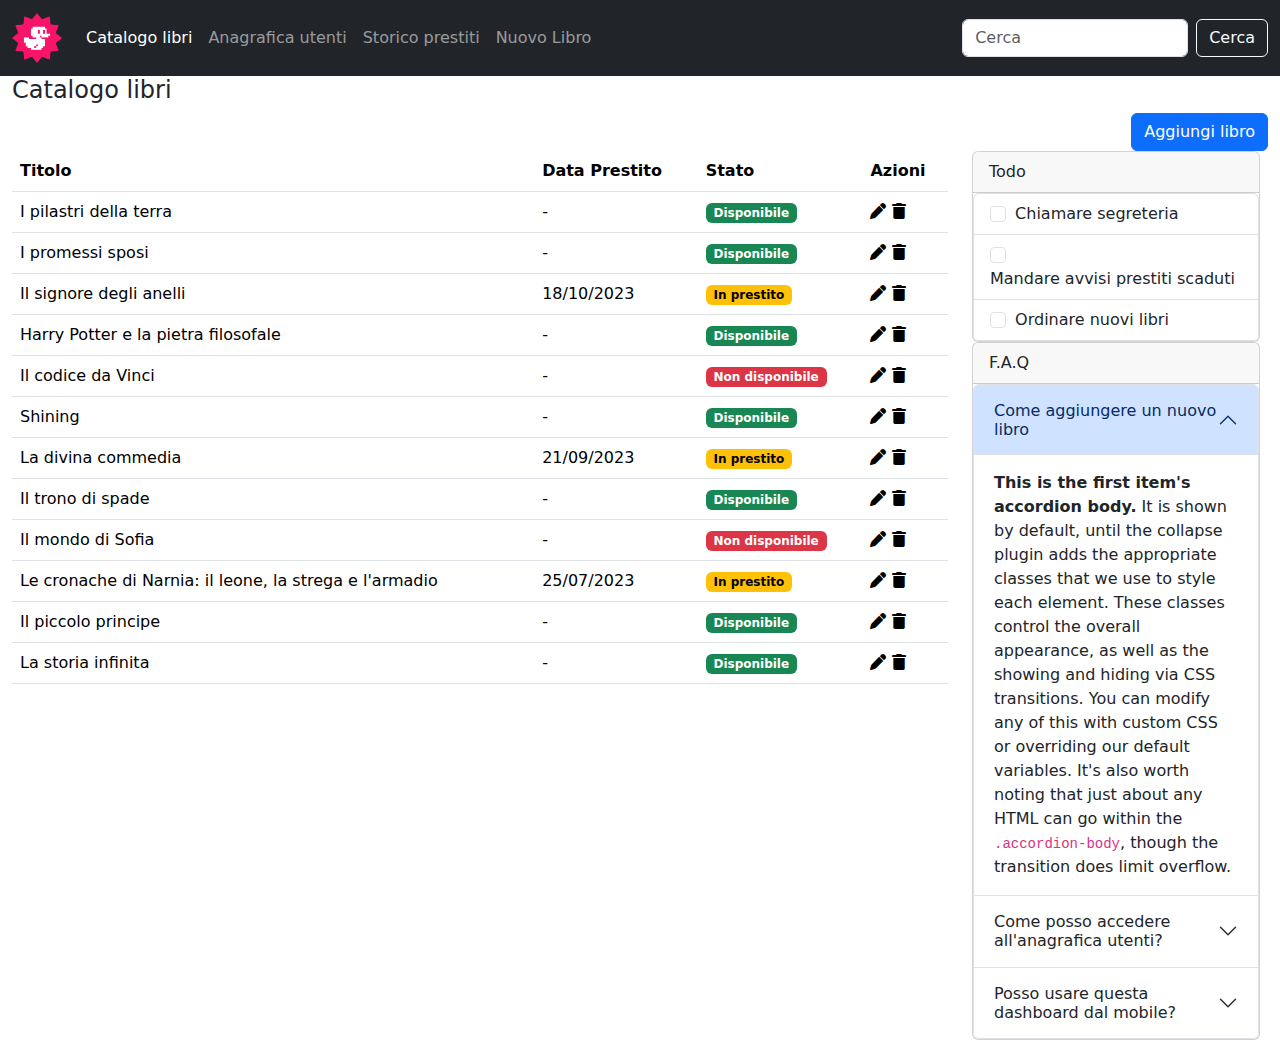
<file: index.html>
<!DOCTYPE html>
<html lang="en">
<head>
    <meta charset="UTF-8">
    <meta name="viewport" content="width=, initial-scale=1.0">
    <link rel="stylesheet" href="css/style.css">
    <!-- BS5 -->
    <link href="https://cdn.jsdelivr.net/npm/bootstrap@5.3.3/dist/css/bootstrap.min.css" rel="stylesheet" integrity="sha384-QWTKZyjpPEjISv5WaRU9OFeRpok6YctnYmDr5pNlyT2bRjXh0JMhjY6hW+ALEwIH" crossorigin="anonymous">
    <script src="https://cdn.jsdelivr.net/npm/bootstrap@5.3.3/dist/js/bootstrap.bundle.min.js" integrity="sha384-YvpcrYf0tY3lHB60NNkmXc5s9fDVZLESaAA55NDzOxhy9GkcIdslK1eN7N6jIeHz" crossorigin="anonymous"></script>
    <!-- icons -->
    <link rel="stylesheet" href=" https://cdnjs.cloudflare.com/ajax/libs/font-awesome/6.7.1/css/all.min.css">
    <!-- font -->
    <link rel="preconnect" href="https://fonts.googleapis.com">
    <link rel="preconnect" href="https://fonts.gstatic.com" crossorigin>
    <link href="https://fonts.googleapis.com/css2?family=Montserrat:ital,wght@0,100..900;1,100..900&family=Nerko+One&family=Roboto:ital,wght@0,100;0,300;0,400;0,500;0,700;0,900;1,100;1,300;1,400;1,500;1,700;1,900&display=swap" rel="stylesheet">
    <title>Bootstrap dashboard</title>
</head>
<body>
    <!-- navbar -->
     <header>
        <nav class="navbar navbar-expand-lg bg-dark" data-bs-theme="dark">
            <div class="container-fluid">
              <a class="navbar-brand" href="#"> <img src="img/duck.png" alt="logo"></a>
              <button class="navbar-toggler" type="button" data-bs-toggle="collapse" data-bs-target="#navbarSupportedContent" aria-controls="navbarSupportedContent" aria-expanded="false" aria-label="Toggle navigation">
                <span class="navbar-toggler-icon"></span>
              </button>
              <div class="collapse navbar-collapse" id="navbarSupportedContent">
                <ul class="navbar-nav me-auto mb-2 mb-lg-0">
                  <li class="nav-item">
                    <a class="nav-link active" aria-current="page" href="#">Catalogo libri</a>
                  </li>
                  <li class="nav-item">
                    <a class="nav-link" href="#">Anagrafica utenti</a>
                  </li>
                  <li class="nav-item">
                    <a class="nav-link" href="#">Storico prestiti</a>
                  </li>
                  <li class="nav-item">
                    <a class="nav-link" href="./seconda pagina/new.book.html">
                        Nuovo Libro
                  </a>
                  </li> 
                </ul>
                <form class="d-flex" role="search" data-bs-theme="light">
                  <input class="form-control me-2" type="search" placeholder="Cerca" aria-label="Search">
                  <button class="btn btn-outline-light" type="submit">Cerca</button>
                </form>
              </div>
            </div>
          </nav>
    </header>

     
    <!-- contenuto centrale -->

    <main>
        <div class="container-fluid">

            <!-- riga due colonne -->
            <div class="first-row">

                <div class="col">
                    <h4>Catalogo libri</h4>
                </div>
                
                <div class="col">  
                    <div class="d-grid gap-2 d-md-flex justify-content-end">
                        <button type="button" class="btn btn-primary">
                            Aggiungi libro
                        </button>
                    </div>
                    
                </div>
            </div>
        
            <div class="row">
                <div class="col-lg-9">

                    <!-- tabella -->

                    <table class="table">
                        <thead>
                          <tr>
                            <th scope="col">Titolo</th>
                            <th scope="col" class="d-none d-md-table-cell">Data Prestito</th>
                            <th scope="col">Stato</th>
                            <th scope="col">Azioni</th>
                          </tr>
                        </thead>

                        <!-- lista libri -->
                    
                        <tbody>

                            <!-- primo libro -->

                            <tr>
                                <td>I pilastri della terra</td>
                                <td>-</td>
                                <td>
                                    <span class="badge text-bg-success">Disponibile</span>
                                </td>
                                <td>
                                    <a class="nav-link" href="#">
                                        <i class="fa-solid fa-pen"></i>
                                        <i class="fa-solid fa-trash"></i>
                                    </a>
                                </td>
                            </tr>

                            <!-- secondo libro -->
                            

                            <tr>
                                <td>I promessi sposi</td>
                                <td>-</td>
                                <td>
                                    <span class="badge text-bg-success">Disponibile</span>
                                </td>
                                <td>
                                    <a class="nav-link" href="#">
                                        <i class="fa-solid fa-pen"></i>
                                        <i class="fa-solid fa-trash"></i>
                                    </a>     
                                </td>
                            </tr>


                            <!-- terzo libro -->
                            
                            <tr>
                                <td>Il signore degli anelli</td>
                                <td>18/10/2023</td>
                                <td>
                                    <span class="badge text-bg-warning">In prestito</span>
                                </td>
                                <td>
                                    <a class="nav-link" href="#">
                                        <i class="fa-solid fa-pen"></i>
                                        <i class="fa-solid fa-trash"></i>
                                    </a>     
                                </td>
                            </tr>

                            <!-- quarto libro -->

                            <tr>
                                <td>Harry Potter e la pietra filosofale</td>
                                <td>-</td>
                                <td>
                                    <span class="badge text-bg-success">Disponibile</span>
                                </td>
                                <td>
                                    <a class="nav-link" href="#">
                                        <i class="fa-solid fa-pen"></i>
                                        <i class="fa-solid fa-trash"></i>
                                    </a>     
                                </td>
                            </tr>

                            <!-- quinto libro -->

                            <tr>
                                <td>Il codice da Vinci</td>
                                <td>-</td>
                                <td>
                                    <span class="badge text-bg-danger">Non disponibile </span>
                                </td>
                                <td>
                                    <a class="nav-link" href="#">
                                        <i class="fa-solid fa-pen"></i>
                                        <i class="fa-solid fa-trash"></i>
                                    </a>     
                                </td>
                            </tr>

                            <!-- sesto libro -->

                            <tr>
                                <td>Shining</td>
                                <td>-</td>
                                <td>
                                    <span class="badge text-bg-success">Disponibile</span>
                                </td>
                                <td>
                                    <a class="nav-link" href="#">
                                        <i class="fa-solid fa-pen"></i>
                                        <i class="fa-solid fa-trash"></i>
                                    </a>     
                                </td>
                            </tr>
                            
                            <!-- settimo libro -->

                            <tr>
                                <td>La divina commedia</td>
                                <td>21/09/2023</td>
                                <td>
                                    <span class="badge text-bg-warning">In prestito</span>
                                </td>
                                <td>
                                    <a class="nav-link" href="#">
                                        <i class="fa-solid fa-pen"></i>
                                        <i class="fa-solid fa-trash"></i>
                                    </a>     
                                </td>
                            </tr>

                            <!-- ottavo libro -->

                            
                            <tr>
                                <td>Il trono di spade</td>
                                <td>-</td>
                                <td>
                                    <span class="badge text-bg-success">Disponibile</span>
                                </td>
                                <td>
                                    <a class="nav-link" href="#">
                                        <i class="fa-solid fa-pen"></i>
                                        <i class="fa-solid fa-trash"></i>
                                    </a>     
                                </td>
                            </tr>

                            <!-- nono libro -->

                             <tr>
                                <td>Il mondo di Sofia</td>
                                <td>-</td>
                                <td>
                                    <span class="badge text-bg-danger">Non disponibile </span>
                                </td>
                                <td>
                                    <a class="nav-link" href="#">
                                        <i class="fa-solid fa-pen"></i>
                                        <i class="fa-solid fa-trash"></i>
                                    </a>     
                                </td>
                            </tr>

                            <!-- decimo libro -->

                            <tr>
                                <td>Le cronache di Narnia: il leone, la strega e l'armadio</td>
                                <td>25/07/2023</td>
                                <td>
                                    <span class="badge text-bg-warning">In prestito</span>
                                </td>
                                <td>
                                    <a class="nav-link" href="#">
                                        <i class="fa-solid fa-pen"></i>
                                        <i class="fa-solid fa-trash"></i>
                                    </a>     
                                </td>
                            </tr>

                            <!-- undicesimo libro -->

                            <tr>
                                <td>Il piccolo principe</td>
                                <td>-</td>
                                <td>
                                    <span class="badge text-bg-success">Disponibile</span>
                                </td>
                                <td>
                                    <a class="nav-link" href="#">
                                        <i class="fa-solid fa-pen"></i>
                                        <i class="fa-solid fa-trash"></i>
                                    </a>     
                                </td>
                            </tr>

                            <!-- dodicesimo libro -->

                            <tr>
                                <td>La storia infinita</td>
                                <td>-</td>
                                <td>
                                    <span class="badge text-bg-success">Disponibile</span>
                                </td>
                                <td>
                                    <a class="nav-link" href="#">
                                        <i class="fa-solid fa-pen"></i>
                                        <i class="fa-solid fa-trash"></i>
                                    </a>     
                                </td>
                            </tr>
                    
                        </tbody>
                    </table>    
                    
                </div>
              

            <!-- to do card-->

        

                <div class="col-lg-3 mb-3 col-sm-12">

                    <div class="card" style="width: 18rem;">
                        <div class="card-header">
                        Todo
                        </div>
                        <ul class="list-group">
                            <li class="list-group-item">
                            <input class="form-check-input me-1" type="checkbox" value="" id="firstCheckbox">
                            <label class="form-check-label" for="firstCheckbox">Chiamare segreteria </label>
                            </li>
                            <li class="list-group-item">
                            <input class="form-check-input me-1" type="checkbox" value="" id="secondCheckbox">
                            <label class="form-check-label" for="secondCheckbox">Mandare avvisi prestiti scaduti</label>
                            </li>
                            <li class="list-group-item">
                            <input class="form-check-input me-1" type="checkbox" value="" id="thirdCheckbox">
                            <label class="form-check-label" for="thirdCheckbox">Ordinare nuovi libri</label>
                            </li>
                     
                        </ul>
                    </div>          
                
                    <!-- FAQ card -->
                 

                    <div class="card" style="width: 18rem;">
                        <div class="card-header">
                            F.A.Q
                        </div>

                        <div class="accordion" id="accordionPanelsStayOpenExample">
                            <div class="accordion-item">
                            <h2 class="accordion-header">
                                <button class="accordion-button" type="button" data-bs-toggle="collapse" data-bs-target="#panelsStayOpen-collapseOne" aria-expanded="true" aria-controls="panelsStayOpen-collapseOne">
                                Come aggiungere un nuovo libro
                                </button>
                            </h2>
                            <div id="panelsStayOpen-collapseOne" class="accordion-collapse collapse show">
                                <div class="accordion-body">
                                <strong>This is the first item's accordion body.</strong> It is shown by default, until the collapse plugin adds the appropriate classes that we use to style each element. These classes control the overall appearance, as well as the showing and hiding via CSS transitions. You can modify any of this with custom CSS or overriding our default variables. It's also worth noting that just about any HTML can go within the <code>.accordion-body</code>, though the transition does limit overflow.
                                </div>
                            </div>
                            </div>
                            <div class="accordion-item">
                            <h2 class="accordion-header">
                                <button class="accordion-button collapsed" type="button" data-bs-toggle="collapse" data-bs-target="#panelsStayOpen-collapseTwo" aria-expanded="false" aria-controls="panelsStayOpen-collapseTwo">
                                Come posso accedere all'anagrafica utenti?
                                </button>
                            </h2>
                            <div id="panelsStayOpen-collapseTwo" class="accordion-collapse collapse">
                                <div class="accordion-body">
                                <strong>This is the second item's accordion body.</strong> It is hidden by default, until the collapse plugin adds the appropriate classes that we use to style each element. These classes control the overall appearance, as well as the showing and hiding via CSS transitions. You can modify any of this with custom CSS or overriding our default variables. It's also worth noting that just about any HTML can go within the <code>.accordion-body</code>, though the transition does limit overflow.
                                </div>
                            </div>
                            </div>
                            <div class="accordion-item">
                            <h2 class="accordion-header">
                                <button class="accordion-button collapsed" type="button" data-bs-toggle="collapse" data-bs-target="#panelsStayOpen-collapseThree" aria-expanded="false" aria-controls="panelsStayOpen-collapseThree">
                                Posso usare questa dashboard dal mobile?
                                </button>
                            </h2>
                            <div id="panelsStayOpen-collapseThree" class="accordion-collapse collapse">
                                <div class="accordion-body">
                                <strong>This is the third item's accordion body.</strong> It is hidden by default, until the collapse plugin adds the appropriate classes that we use to style each element. These classes control the overall appearance, as well as the showing and hiding via CSS transitions. You can modify any of this with custom CSS or overriding our default variables. It's also worth noting that just about any HTML can go within the <code>.accordion-body</code>, though the transition does limit overflow.
                                </div>
                            </div>
                        </div>
                    </div>      
                    </div>    
                </div>         
            </div>  
            
        </div>
    </main>






</body>
</html>
</file>
<file: css/style.css>
img{
    width: 50px;
}

.first-row{
    
}
</file>
